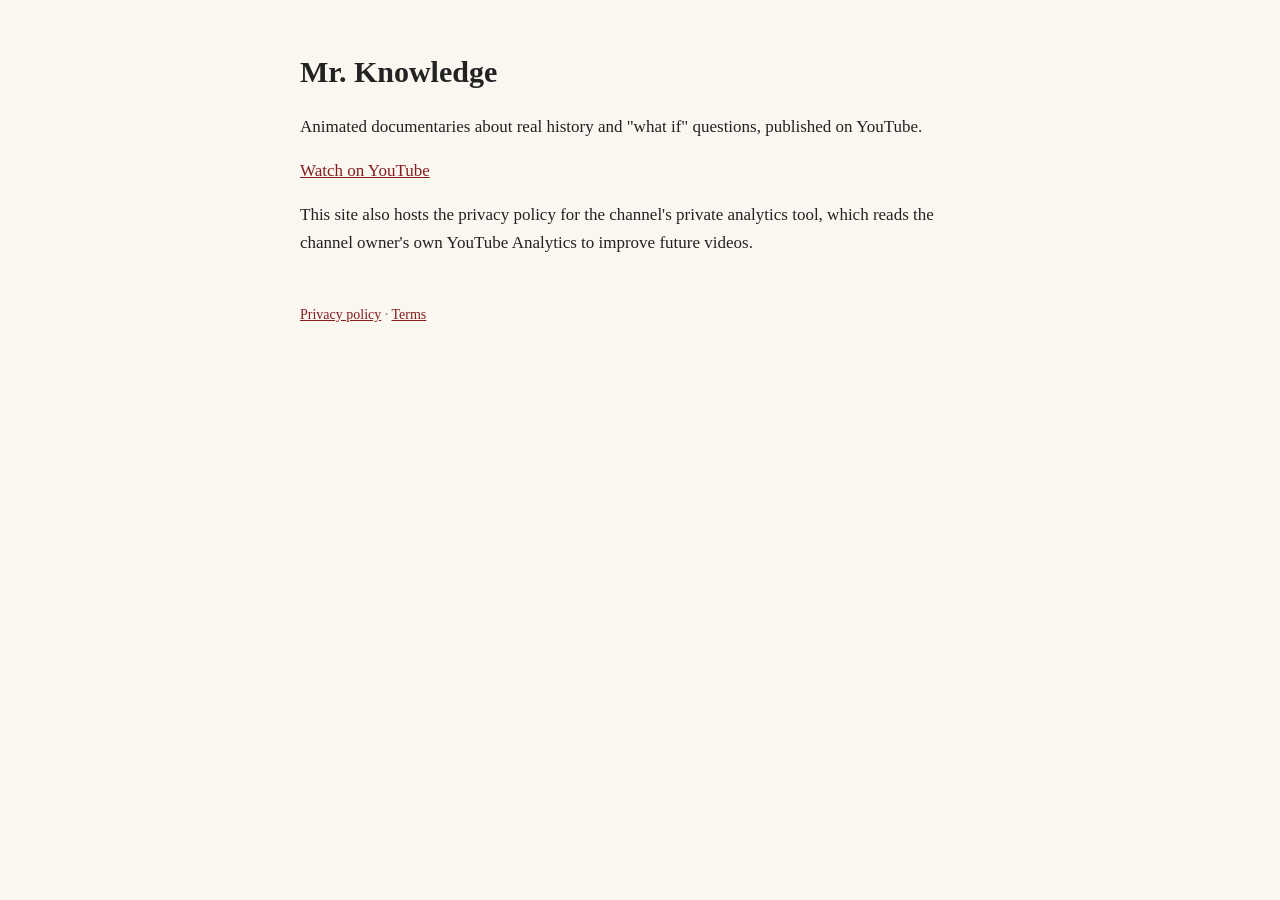
<file: index.html>
<!doctype html><html lang="en"><head><meta charset="utf-8"><meta name="viewport" content="width=device-width,initial-scale=1">
<title>Mr. Knowledge</title><link rel="stylesheet" href="style.css"></head><body>
<h1>Mr. Knowledge</h1>
<p>Animated documentaries about real history and "what if" questions, published on YouTube.</p>
<p><a href="https://www.youtube.com/@Misterknowledgedoodle">Watch on YouTube</a></p>
<p>This site also hosts the privacy policy for the channel's private analytics tool, which reads
the channel owner's own YouTube Analytics to improve future videos.</p>
<footer><a href="privacy.html">Privacy policy</a> · <a href="terms.html">Terms</a></footer>
</body></html>
</file>
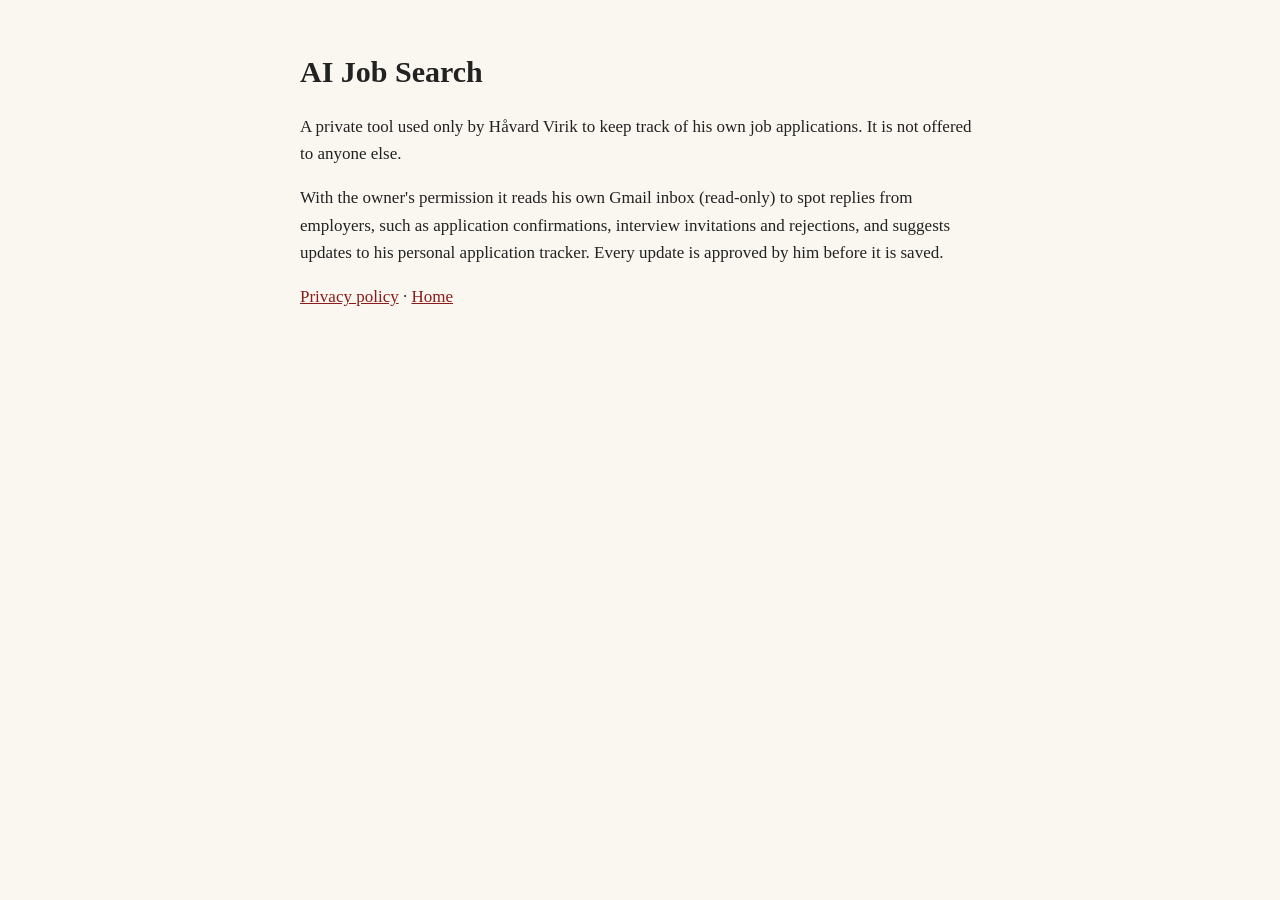
<file: job-search/index.html>
<!doctype html><html lang="en"><head><meta charset="utf-8"><meta name="viewport" content="width=device-width,initial-scale=1">
<title>AI Job Search – Håvard Virik</title><link rel="stylesheet" href="../style.css"></head><body>
<h1>AI Job Search</h1>
<p>A private tool used only by Håvard Virik to keep track of his own job applications.
It is not offered to anyone else.</p>
<p>With the owner's permission it reads his own Gmail inbox (read-only) to spot replies from
employers, such as application confirmations, interview invitations and rejections, and suggests
updates to his personal application tracker. Every update is approved by him before it is saved.</p>
<p><a href="privacy.html">Privacy policy</a> · <a href="../">Home</a></p>
</body></html>
</file>
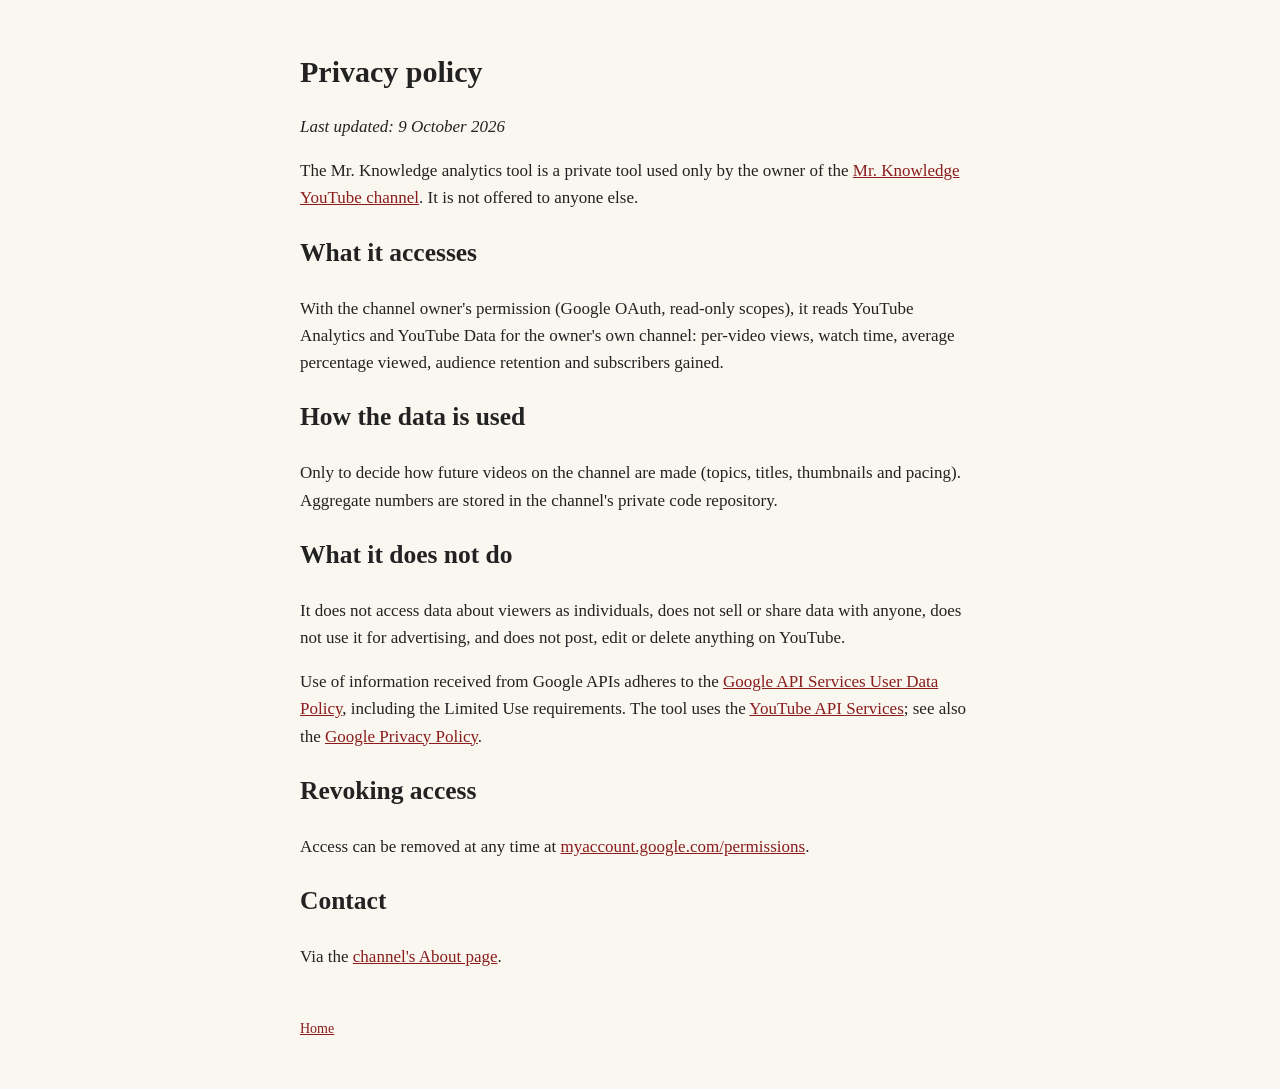
<file: privacy.html>
<!doctype html><html lang="en"><head><meta charset="utf-8"><meta name="viewport" content="width=device-width,initial-scale=1">
<title>Privacy Policy – Mr. Knowledge</title><link rel="stylesheet" href="style.css"></head><body>
<h1>Privacy policy</h1>
<p><em>Last updated: 9 October 2026</em></p>
<p>The Mr. Knowledge analytics tool is a private tool used only by the owner of the
<a href="https://www.youtube.com/@Misterknowledgedoodle">Mr. Knowledge YouTube channel</a>.
It is not offered to anyone else.</p>
<h2>What it accesses</h2>
<p>With the channel owner's permission (Google OAuth, read-only scopes), it reads YouTube
Analytics and YouTube Data for the owner's own channel: per-video views, watch time,
average percentage viewed, audience retention and subscribers gained.</p>
<h2>How the data is used</h2>
<p>Only to decide how future videos on the channel are made (topics, titles, thumbnails and
pacing). Aggregate numbers are stored in the channel's private code repository.</p>
<h2>What it does not do</h2>
<p>It does not access data about viewers as individuals, does not sell or share data with
anyone, does not use it for advertising, and does not post, edit or delete anything on YouTube.</p>
<p>Use of information received from Google APIs adheres to the
<a href="https://developers.google.com/terms/api-services-user-data-policy">Google API Services User Data Policy</a>,
including the Limited Use requirements. The tool uses the
<a href="https://developers.google.com/youtube/terms/api-services-terms-of-service">YouTube API Services</a>;
see also the <a href="https://policies.google.com/privacy">Google Privacy Policy</a>.</p>
<h2>Revoking access</h2>
<p>Access can be removed at any time at
<a href="https://myaccount.google.com/permissions">myaccount.google.com/permissions</a>.</p>
<h2>Contact</h2>
<p>Via the <a href="https://www.youtube.com/@Misterknowledgedoodle/about">channel's About page</a>.</p>
<footer><a href="index.html">Home</a></footer>
</body></html>
</file>
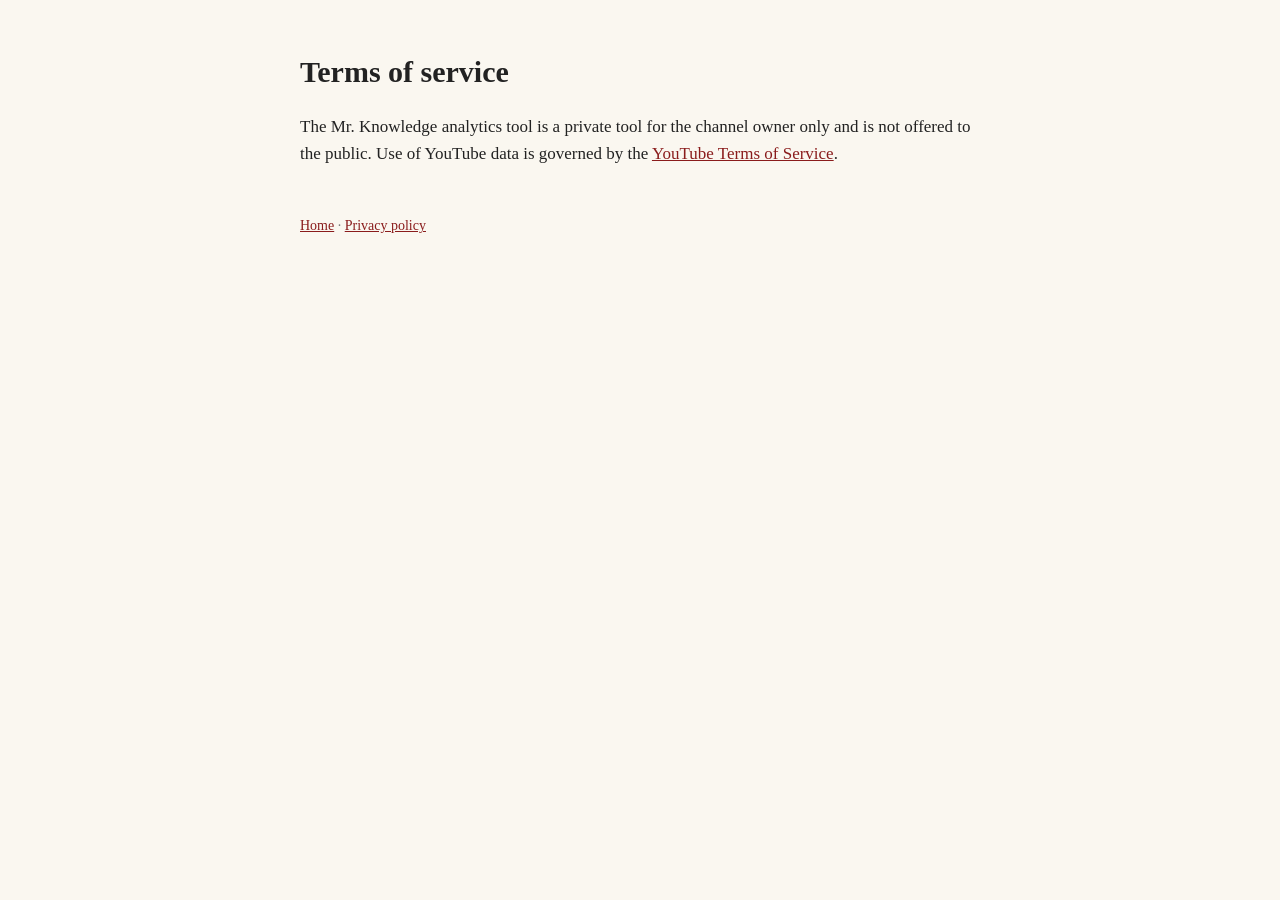
<file: terms.html>
<!doctype html><html lang="en"><head><meta charset="utf-8"><meta name="viewport" content="width=device-width,initial-scale=1">
<title>Terms – Mr. Knowledge</title><link rel="stylesheet" href="style.css"></head><body>
<h1>Terms of service</h1>
<p>The Mr. Knowledge analytics tool is a private tool for the channel owner only and is not
offered to the public. Use of YouTube data is governed by the
<a href="https://www.youtube.com/t/terms">YouTube Terms of Service</a>.</p>
<footer><a href="index.html">Home</a> · <a href="privacy.html">Privacy policy</a></footer>
</body></html>
</file>
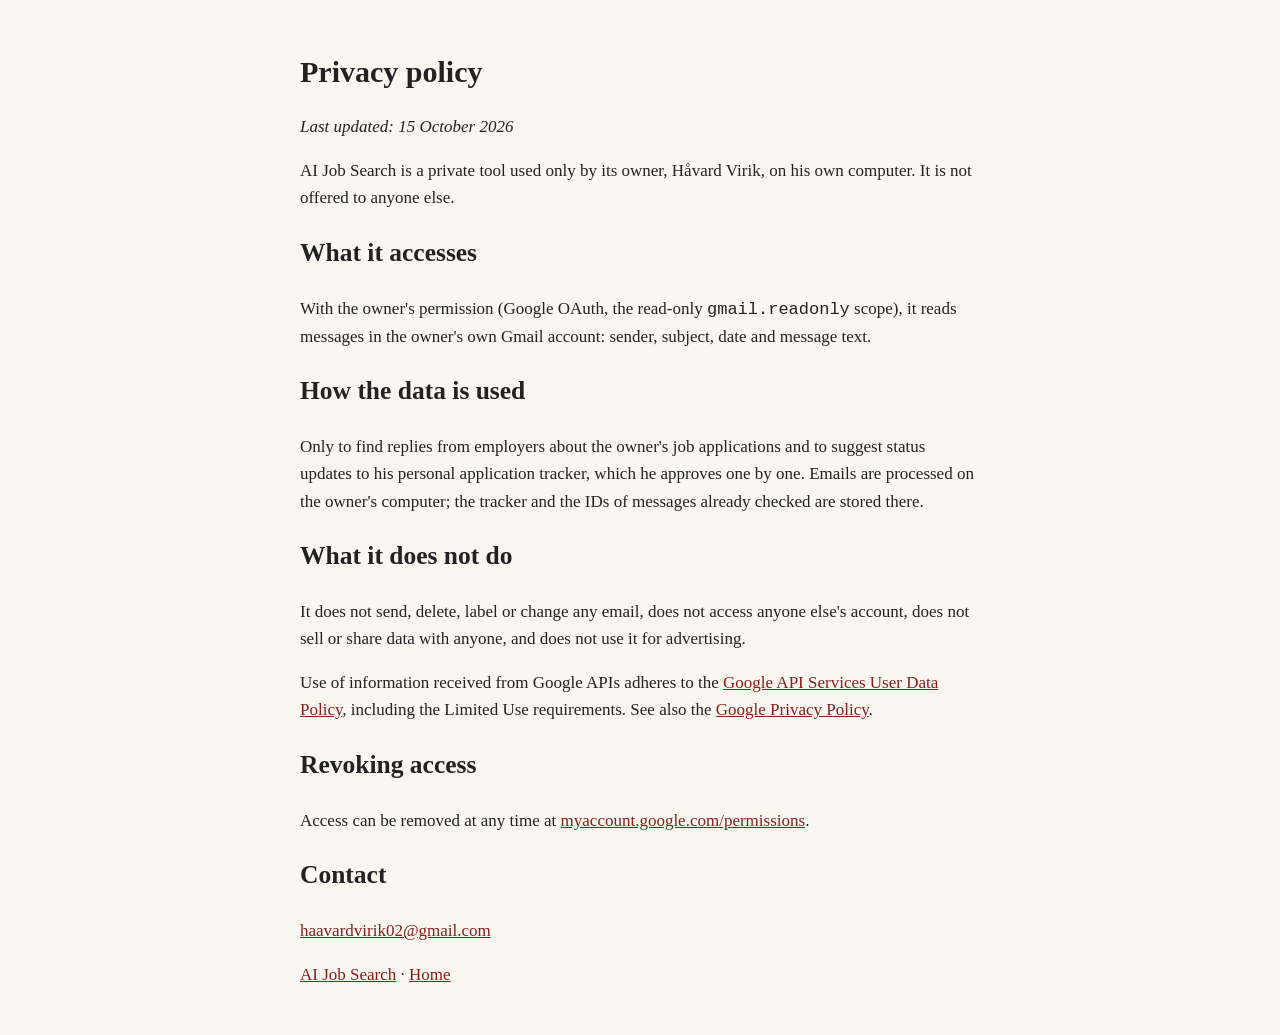
<file: job-search/privacy.html>
<!doctype html><html lang="en"><head><meta charset="utf-8"><meta name="viewport" content="width=device-width,initial-scale=1">
<title>Privacy Policy – AI Job Search</title><link rel="stylesheet" href="../style.css"></head><body>
<h1>Privacy policy</h1>
<p><em>Last updated: 15 October 2026</em></p>
<p>AI Job Search is a private tool used only by its owner, Håvard Virik, on his own computer.
It is not offered to anyone else.</p>
<h2>What it accesses</h2>
<p>With the owner's permission (Google OAuth, the read-only <code>gmail.readonly</code> scope), it
reads messages in the owner's own Gmail account: sender, subject, date and message text.</p>
<h2>How the data is used</h2>
<p>Only to find replies from employers about the owner's job applications and to suggest status
updates to his personal application tracker, which he approves one by one. Emails are processed
on the owner's computer; the tracker and the IDs of messages already checked are stored there.</p>
<h2>What it does not do</h2>
<p>It does not send, delete, label or change any email, does not access anyone else's account,
does not sell or share data with anyone, and does not use it for advertising.</p>
<p>Use of information received from Google APIs adheres to the
<a href="https://developers.google.com/terms/api-services-user-data-policy">Google API Services User Data Policy</a>,
including the Limited Use requirements. See also the
<a href="https://policies.google.com/privacy">Google Privacy Policy</a>.</p>
<h2>Revoking access</h2>
<p>Access can be removed at any time at
<a href="https://myaccount.google.com/permissions">myaccount.google.com/permissions</a>.</p>
<h2>Contact</h2>
<p><a href="mailto:haavardvirik02@gmail.com">haavardvirik02@gmail.com</a></p>
<p><a href="index.html">AI Job Search</a> · <a href="../">Home</a></p>
</body></html>
</file>
<file: style.css>
body{font:17px/1.6 Georgia,serif;max-width:680px;margin:48px auto;padding:0 16px;color:#222;background:#faf7f0}
h1{font-size:30px;margin-bottom:4px}a{color:#8a1c1c}footer{margin-top:48px;font-size:14px;color:#777}
</file>
